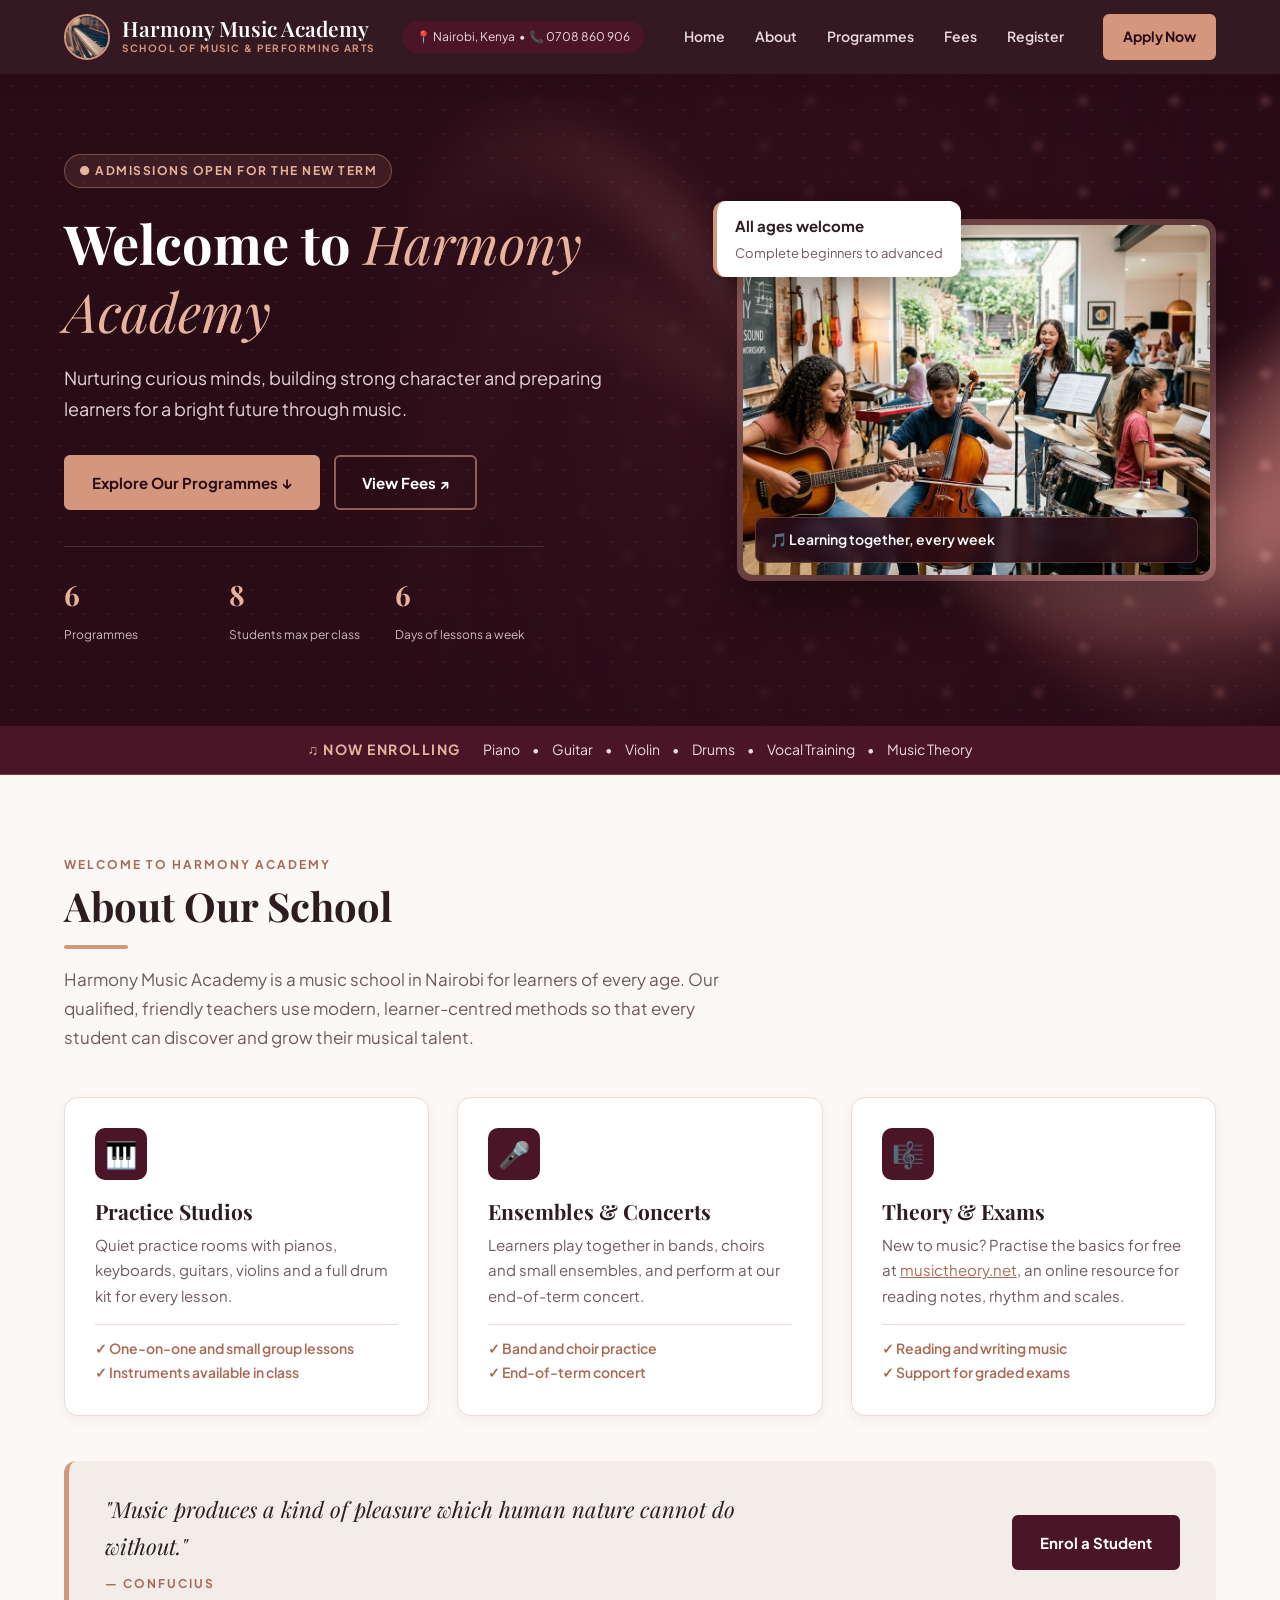
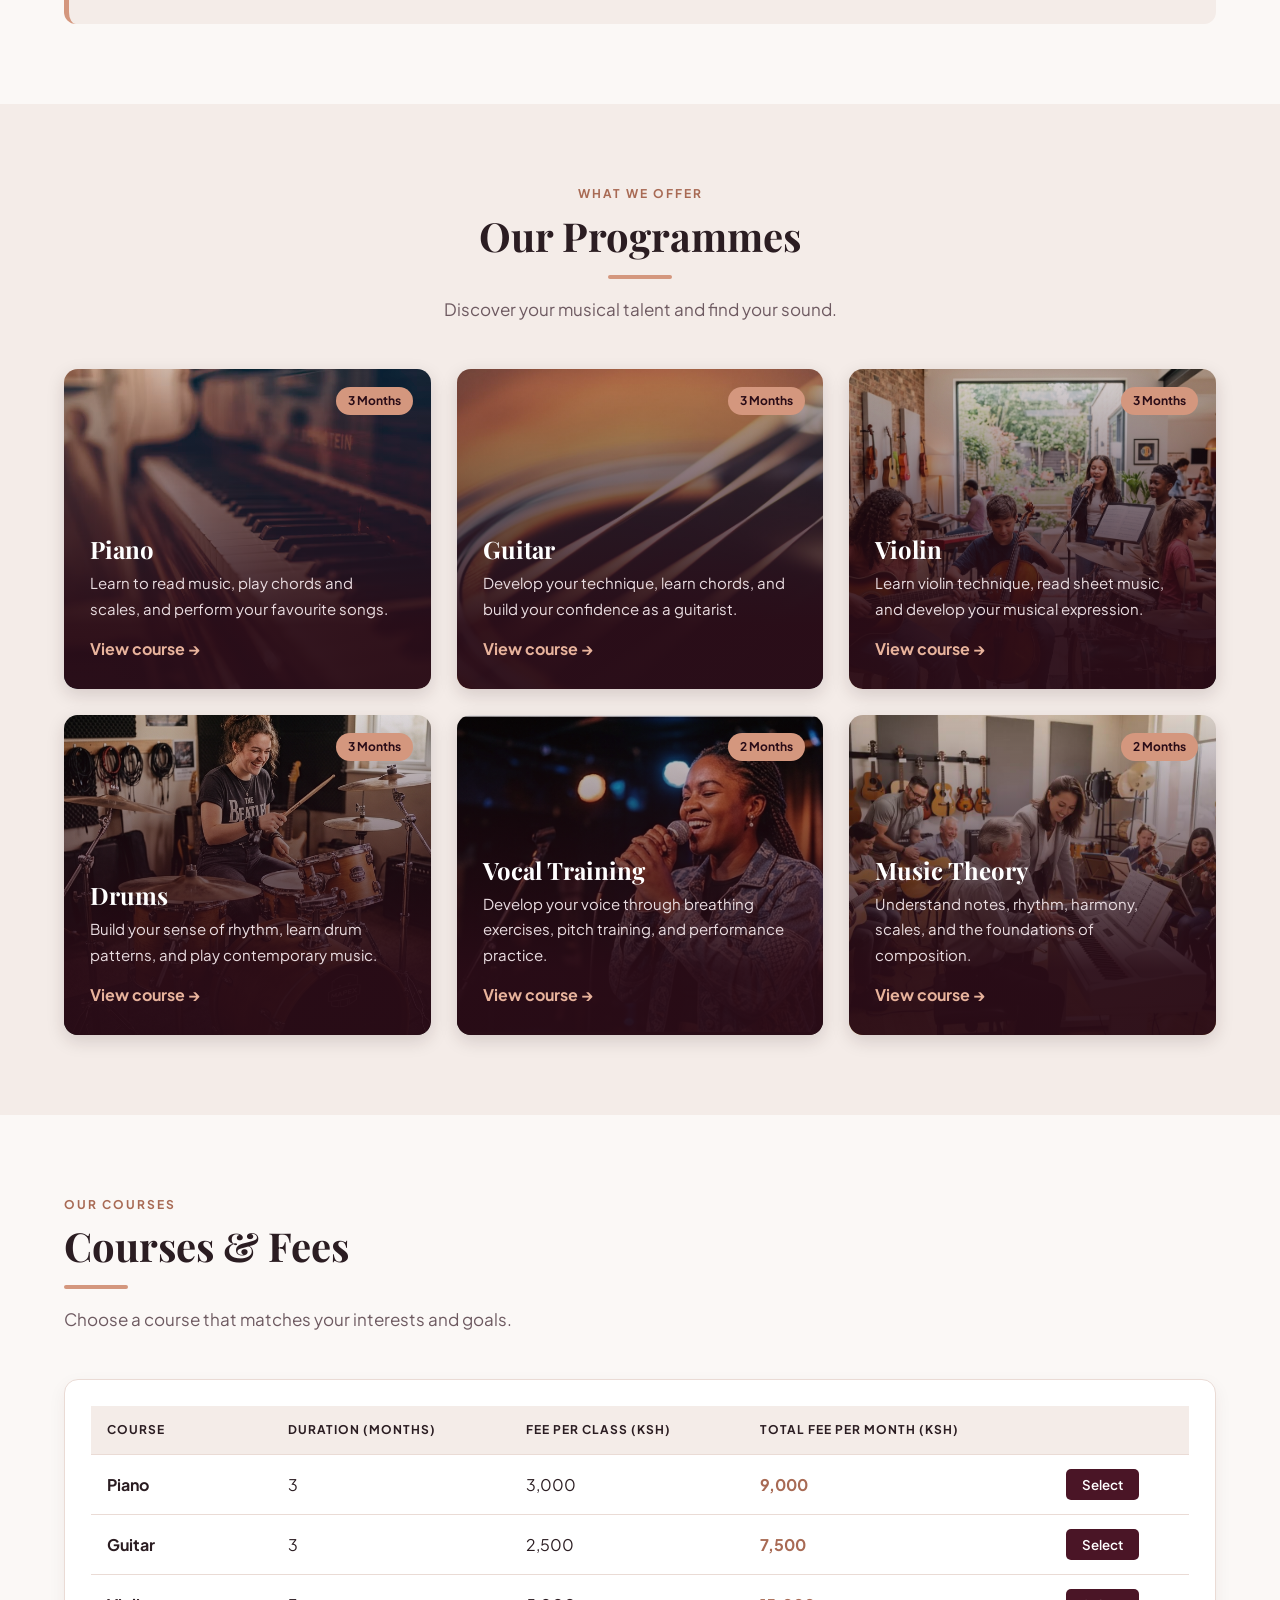
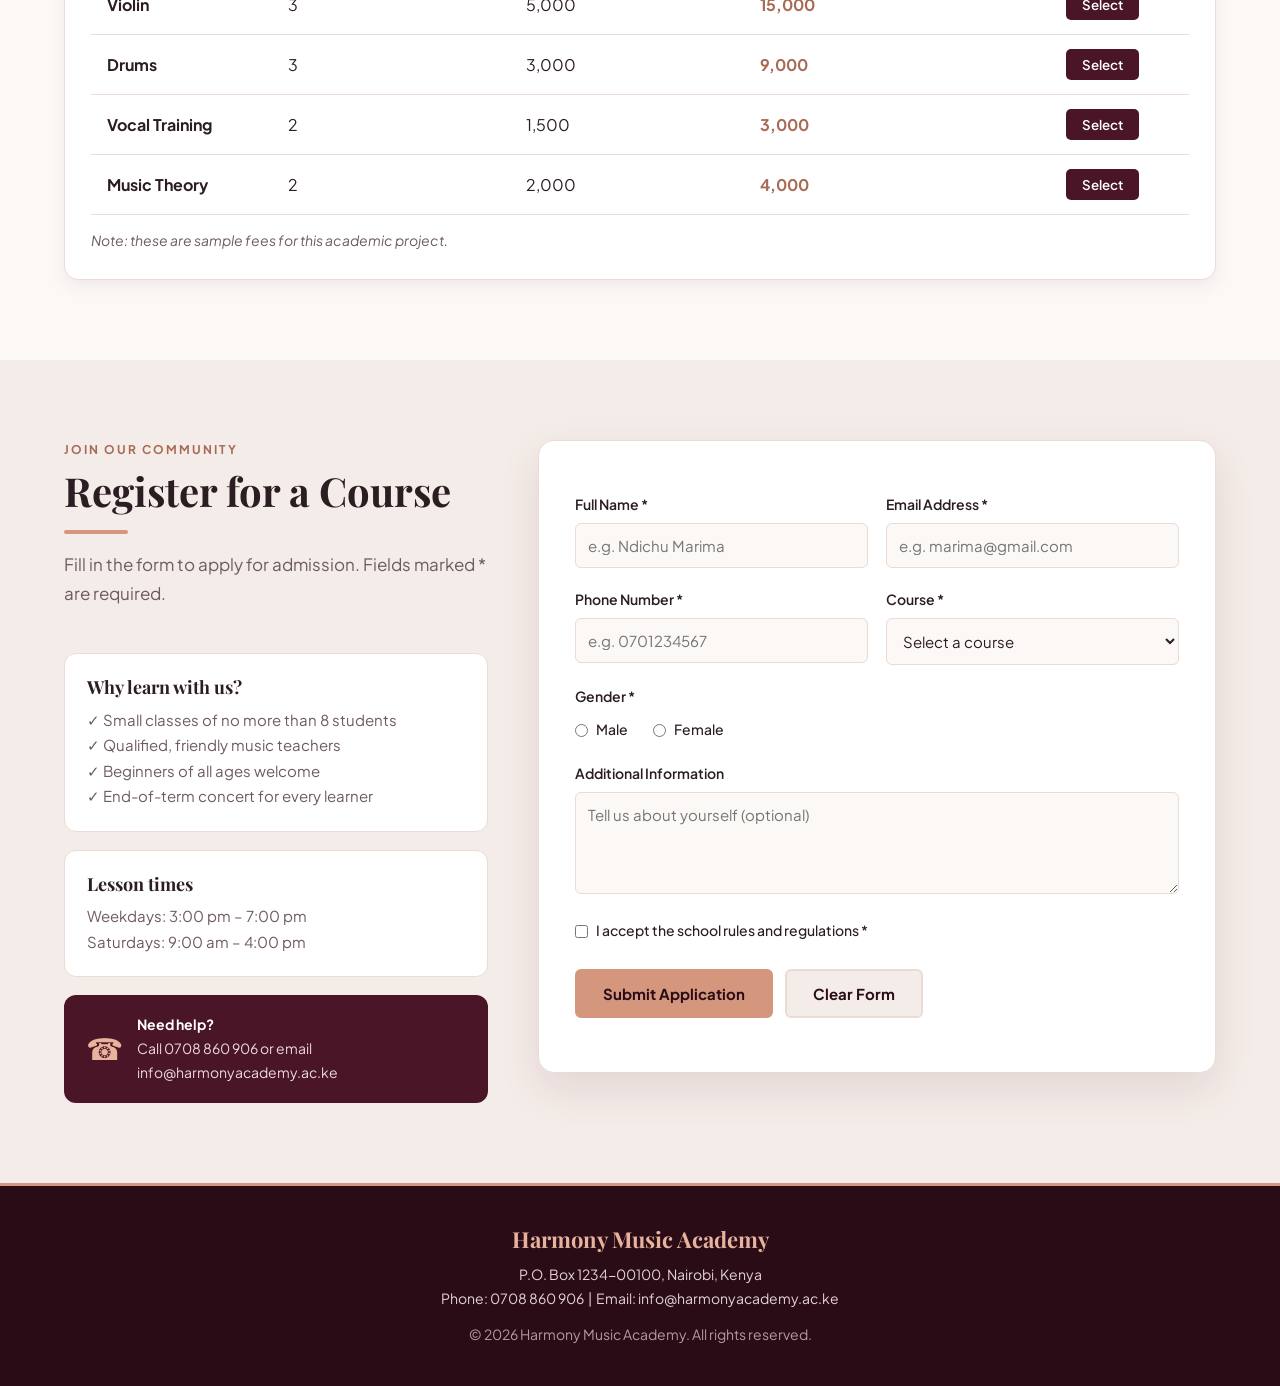
<file: index.html>
<!DOCTYPE html>
<html lang="en">
<head>
    <meta charset="UTF-8">
    <meta name="viewport" content="width=device-width, initial-scale=1.0">
    <title>Harmony Music Academy</title>
    <link rel="preconnect" href="https://fonts.googleapis.com">
    <link rel="preconnect" href="https://fonts.gstatic.com" crossorigin>
    <link href="https://fonts.googleapis.com/css2?family=Playfair+Display:ital,wght@0,500;0,600;0,700;1,400&family=Plus+Jakarta+Sans:wght@400;500;600;700&display=swap" rel="stylesheet">
    <link rel="stylesheet" href="style.css">
</head>
<body>

    <!-- ========== 1. HEADER AND NAVIGATION ========== -->
    <header>
        <div class="header-inner">
            <a href="#home" class="logo">
                <img src="images/Piano.png" alt="Harmony Music Academy logo">
                <div>
                    <span class="logo-name">Harmony Music Academy</span>
                    <span class="logo-tag">School of Music &amp; Performing Arts</span>
                </div>
            </a>

            <div class="contact-pill">📍 Nairobi, Kenya &nbsp;•&nbsp; 📞 0708 860 906</div>

            <nav>
                <a href="#home">Home</a>
                <a href="#about">About</a>
                <a href="#programmes">Programmes</a>
                <a href="#courses">Fees</a>
                <a href="#register">Register</a>
            </nav>

            <a href="#register" class="btn btn-small">Apply Now</a>
        </div>
    </header>

    <!-- ========== HERO ========== -->
    <section id="home" class="hero">
        <canvas id="hero-canvas"></canvas>
        <div class="hero-dots"></div>

        <div class="hero-inner">
            <!-- Left: text -->
            <div class="hero-text">
                <span class="badge">● Admissions open for the new term</span>
                <h1>Welcome to <em>Harmony Academy</em></h1>
                <p>Nurturing curious minds, building strong character and preparing learners for a bright future through music.</p>

                <div class="hero-buttons">
                    <button onclick="showWelcome()" class="btn">Explore Our Programmes ↓</button>
                    <a href="#courses" class="btn btn-outline">View Fees ↗</a>
                </div>

                <div class="stats">
                    <div><strong>6</strong><span>Programmes</span></div>
                    <div><strong>8</strong><span>Students max per class</span></div>
                    <div><strong>6</strong><span>Days of lessons a week</span></div>
                </div>
            </div>

            <!-- Right: framed photo -->
            <div class="hero-photo">
                <div class="photo-frame">
                    <img src="images/Logo.jpg" alt="Students playing guitar, cello, drums and piano at Harmony Academy">
                    <div class="photo-caption">🎵 Learning together, every week</div>
                </div>
                <div class="floating-badge">
                    <strong>All ages welcome</strong>
                    <span>Complete beginners to advanced</span>
                </div>
            </div>
        </div>
    </section>

    <!-- ========== INFO STRIP ========== -->
    <div class="ticker">
        <span class="ticker-title">♫ Now enrolling</span>
        <span>Piano</span><span>•</span><span>Guitar</span><span>•</span><span>Violin</span><span>•</span>
        <span>Drums</span><span>•</span><span>Vocal Training</span><span>•</span><span>Music Theory</span>
    </div>

    <!-- ========== 2. ABOUT ========== -->
    <section id="about" class="section">
        <div class="section-heading left">
            <span class="small-heading">Welcome to Harmony Academy</span>
            <h2>About Our School</h2>
            <p>Harmony Music Academy is a music school in Nairobi for learners of every age. Our qualified, friendly
               teachers use modern, learner-centred methods so that every student can discover and grow their musical talent.</p>
        </div>

        <div class="pillars">
            <div class="pillar">
                <div class="pillar-icon">🎹</div>
                <h3>Practice Studios</h3>
                <p>Quiet practice rooms with pianos, keyboards, guitars, violins and a full drum kit for every lesson.</p>
                <ul>
                    <li>✓ One-on-one and small group lessons</li>
                    <li>✓ Instruments available in class</li>
                </ul>
            </div>

            <div class="pillar">
                <div class="pillar-icon">🎤</div>
                <h3>Ensembles &amp; Concerts</h3>
                <p>Learners play together in bands, choirs and small ensembles, and perform at our end-of-term concert.</p>
                <ul>
                    <li>✓ Band and choir practice</li>
                    <li>✓ End-of-term concert</li>
                </ul>
            </div>

            <div class="pillar">
                <div class="pillar-icon">🎼</div>
                <h3>Theory &amp; Exams</h3>
                <p>New to music? Practise the basics for free at
                    <a href="https://www.musictheory.net/" target="_blank" rel="noopener">musictheory.net</a>,
                    an online resource for reading notes, rhythm and scales.</p>
                <ul>
                    <li>✓ Reading and writing music</li>
                    <li>✓ Support for graded exams</li>
                </ul>
            </div>
        </div>

        <div class="quote-banner">
            <blockquote>
                "Music produces a kind of pleasure which human nature cannot do without."
                <span>— Confucius</span>
            </blockquote>
            <a href="#register" class="btn btn-dark">Enrol a Student</a>
        </div>
    </section>

    <!-- ========== PROGRAMMES (photo cards) ========== -->
    <section id="programmes" class="section section-tinted">
        <div class="section-heading">
            <span class="small-heading">What We Offer</span>
            <h2>Our Programmes</h2>
            <p>Discover your musical talent and find your sound.</p>
        </div>

        <div class="card-grid">
            <div class="card" style="background-image: url('images/Piano.png');">
                <span class="card-tag">3 Months</span>
                <h3>Piano</h3>
                <p>Learn to read music, play chords and scales, and perform your favourite songs.</p>
                <a href="course.html?course=piano" class="card-link">View course →</a>
            </div>

            <div class="card" style="background-image: url('images/Guitar.jpg');">
                <span class="card-tag">3 Months</span>
                <h3>Guitar</h3>
                <p>Develop your technique, learn chords, and build your confidence as a guitarist.</p>
                <a href="course.html?course=guitar" class="card-link">View course →</a>
            </div>

            <div class="card" style="background-image: url('images/Logo.jpg');">
                <span class="card-tag">3 Months</span>
                <h3>Violin</h3>
                <p>Learn violin technique, read sheet music, and develop your musical expression.</p>
                <a href="course.html?course=violin" class="card-link">View course →</a>
            </div>

            <div class="card" style="background-image: url('images/Drums.png');">
                <span class="card-tag">3 Months</span>
                <h3>Drums</h3>
                <p>Build your sense of rhythm, learn drum patterns, and play contemporary music.</p>
                <a href="course.html?course=drums" class="card-link">View course →</a>
            </div>

            <div class="card" style="background-image: url('images/Singing.png');">
                <span class="card-tag">2 Months</span>
                <h3>Vocal Training</h3>
                <p>Develop your voice through breathing exercises, pitch training, and performance practice.</p>
                <a href="course.html?course=vocal" class="card-link">View course →</a>
            </div>

            <div class="card" style="background-image: url('images/Musictheory.png');">
                <span class="card-tag">2 Months</span>
                <h3>Music Theory</h3>
                <p>Understand notes, rhythm, harmony, scales, and the foundations of composition.</p>
                <a href="course.html?course=theory" class="card-link">View course →</a>
            </div>
        </div>
    </section>

    <!-- ========== COURSES AND FEES TABLE ========== -->
    <section id="courses" class="section">
        <div class="section-heading left">
            <span class="small-heading">Our Courses</span>
            <h2>Courses &amp; Fees</h2>
            <p>Choose a course that matches your interests and goals.</p>
        </div>

        <div class="table-card">
            <table id="feesTable">
                <thead>
                    <tr>
                        <th>Course</th>
                        <th>Duration (Months)</th>
                        <th>Fee per Class (Ksh)</th>
                        <th>Total Fee per Month (Ksh)</th>
                        <th></th>
                    </tr>
                </thead>
                <tbody>
                    <tr>
                        <td>Piano</td>
                        <td>3</td>
                        <td>3,000</td>
                        <td class="total"></td>
                        <td><button class="btn-select" onclick="chooseCourse('Piano')">Select</button></td>
                    </tr>
                    <tr>
                        <td>Guitar</td>
                        <td>3</td>
                        <td>2,500</td>
                        <td class="total"></td>
                        <td><button class="btn-select" onclick="chooseCourse('Guitar')">Select</button></td>
                    </tr>
                    <tr>
                        <td>Violin</td>
                        <td>3</td>
                        <td>5,000</td>
                        <td class="total"></td>
                        <td><button class="btn-select" onclick="chooseCourse('Violin')">Select</button></td>
                    </tr>
                    <tr>
                        <td>Drums</td>
                        <td>3</td>
                        <td>3,000</td>
                        <td class="total"></td>
                        <td><button class="btn-select" onclick="chooseCourse('Drums')">Select</button></td>
                    </tr>
                    <tr>
                        <td>Vocal Training</td>
                        <td>2</td>
                        <td>1,500</td>
                        <td class="total"></td>
                        <td><button class="btn-select" onclick="chooseCourse('Vocal Training')">Select</button></td>
                    </tr>
                    <tr>
                        <td>Music Theory</td>
                        <td>2</td>
                        <td>2,000</td>
                        <td class="total"></td>
                        <td><button class="btn-select" onclick="chooseCourse('Music Theory')">Select</button></td>
                    </tr>
                </tbody>
            </table>
            <p class="note">Note: these are sample fees for this academic project.</p>
        </div>
    </section>

    <!-- ========== 3. REGISTRATION FORM ========== -->
    <section id="register" class="section section-tinted">
        <div class="register-grid">

            <!-- Left: instructions -->
            <div class="register-info">
                <div class="section-heading left">
                    <span class="small-heading">Join Our Community</span>
                    <h2>Register for a Course</h2>
                    <p>Fill in the form to apply for admission. Fields marked * are required.</p>
                </div>

                <div class="info-box">
                    <h3>Why learn with us?</h3>
                    <ul>
                        <li>✓ Small classes of no more than 8 students</li>
                        <li>✓ Qualified, friendly music teachers</li>
                        <li>✓ Beginners of all ages welcome</li>
                        <li>✓ End-of-term concert for every learner</li>
                    </ul>
                </div>

                <div class="info-box">
                    <h3>Lesson times</h3>
                    <p>Weekdays: 3:00 pm – 7:00 pm<br>Saturdays: 9:00 am – 4:00 pm</p>
                </div>

                <div class="help-box">
                    <span>☎</span>
                    <div>
                        <strong>Need help?</strong>
                        <p>Call 0708 860 906 or email info@harmonyacademy.ac.ke</p>
                    </div>
                </div>
            </div>

            <!-- Right: the form -->
            <form id="registrationForm" novalidate>
                <div class="form-row">
                    <div>
                        <label for="fullName">Full Name *</label>
                        <input type="text" id="fullName" name="fullName" placeholder="e.g. Ndichu Marima">
                        <small class="error" id="nameError"></small>
                    </div>
                    <div>
                        <label for="email">Email Address *</label>
                        <input type="email" id="email" name="email" placeholder="e.g. marima@gmail.com">
                        <small class="error" id="emailError"></small>
                    </div>
                </div>

                <div class="form-row">
                    <div>
                        <label for="phone">Phone Number *</label>
                        <input type="tel" id="phone" name="phone" placeholder="e.g. 0701234567">
                        <small class="error" id="phoneError"></small>
                    </div>
                    <div>
                        <label for="course">Course *</label>
                        <select id="course" name="course">
                            <option value="">Select a course</option>
                            <option>Piano</option>
                            <option>Guitar</option>
                            <option>Violin</option>
                            <option>Drums</option>
                            <option>Vocal Training</option>
                            <option>Music Theory</option>
                        </select>
                        <small class="error" id="courseError"></small>
                    </div>
                </div>

                <label>Gender *</label>
                <div class="radio-row">
                    <label><input type="radio" name="gender" value="Male"> Male</label>
                    <label><input type="radio" name="gender" value="Female"> Female</label>
                </div>
                <small class="error" id="genderError"></small>

                <label for="message">Additional Information</label>
                <textarea id="message" name="message" rows="4" placeholder="Tell us about yourself (optional)"></textarea>

                <label class="checkbox"><input type="checkbox" id="terms"> I accept the school rules and regulations *</label>
                <small class="error" id="termsError"></small>

                <div class="form-buttons">
                    <button type="submit" class="btn">Submit Application</button>
                    <button type="reset" class="btn btn-light">Clear Form</button>
                </div>

                <p id="formMessage"></p>
            </form>
        </div>
    </section>

    <!-- ========== FOOTER / CONTACT ========== -->
    <footer id="contact">
        <h3>Harmony Music Academy</h3>
        <p>P.O. Box 1234-00100, Nairobi, Kenya</p>
        <p>Phone: 0708 860 906 &nbsp;|&nbsp; Email: info@harmonyacademy.ac.ke</p>
        <p class="copyright">&copy; <span id="year"></span> Harmony Music Academy. All rights reserved.</p>
    </footer>

    <script src="script.js"></script>
</body>
</html>
</file>
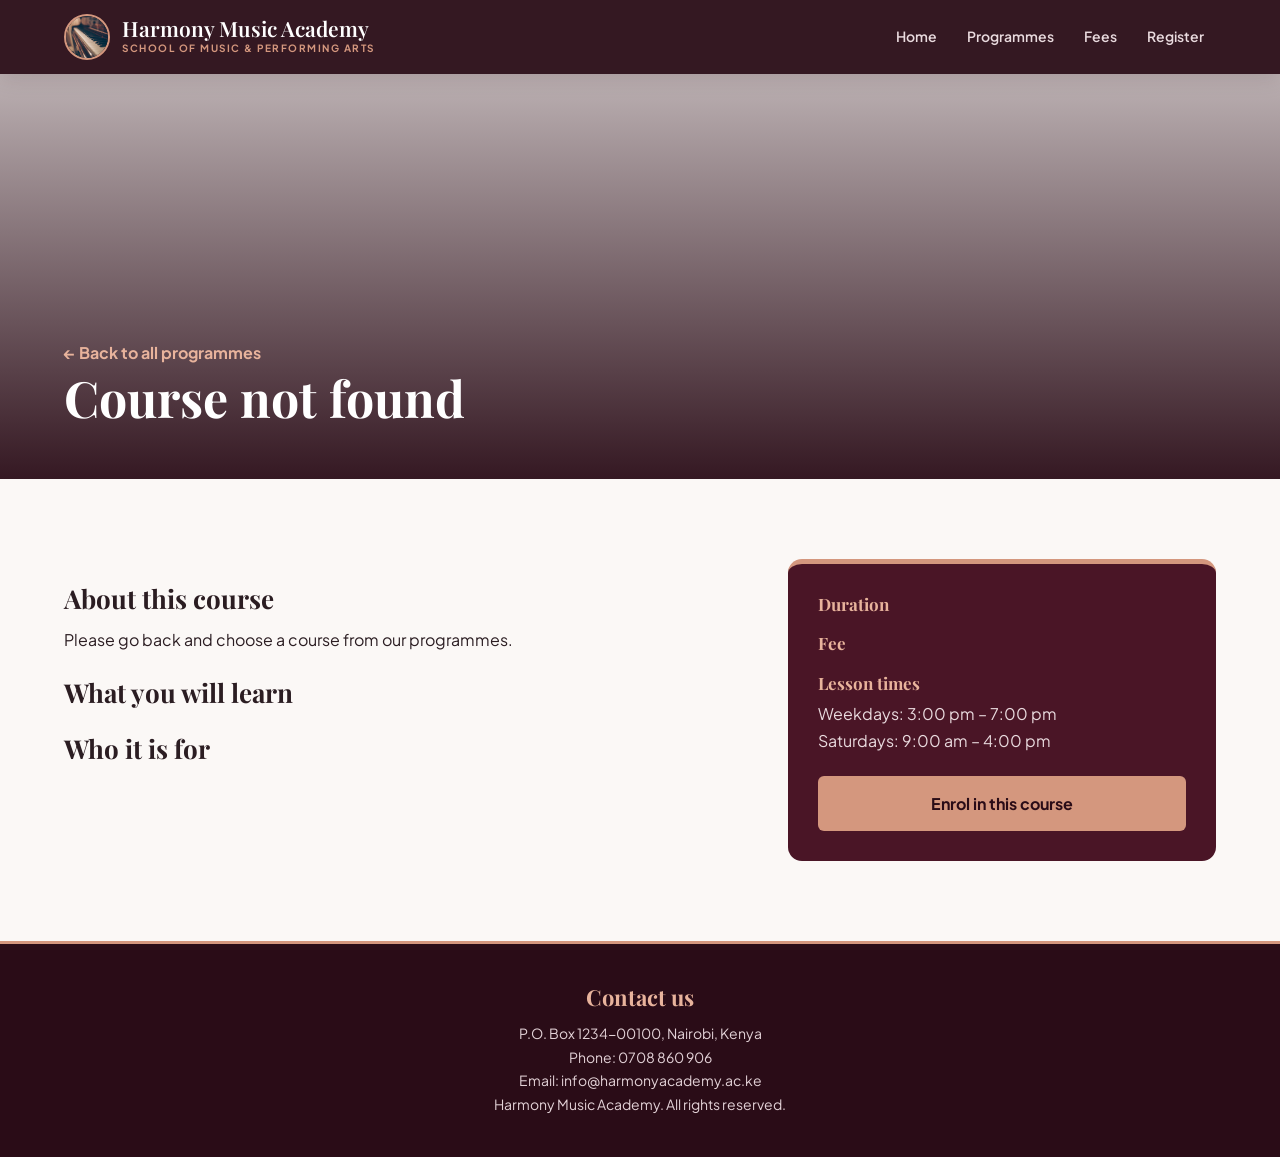
<file: course.html>
<!DOCTYPE html>
<html lang="en">
<head>
    <meta charset="UTF-8">
    <meta name="viewport" content="width=device-width, initial-scale=1.0">
    <title>Course Details | Harmony Music Academy</title>
    <link rel="preconnect" href="https://fonts.googleapis.com">
    <link rel="preconnect" href="https://fonts.gstatic.com" crossorigin>
    <link href="https://fonts.googleapis.com/css2?family=Playfair+Display:ital,wght@0,500;0,600;0,700;1,400&family=Plus+Jakarta+Sans:wght@300;400;500;600;700&display=swap" rel="stylesheet">
    <link rel="stylesheet" href="style.css">
</head>
<body>
    <header>
        <div class="header-inner">
            <a href="index.html#home" class="logo">
                <img src="images/Piano.png" alt="Harmony Music Academy logo">
                <div>
                    <span class="logo-name">Harmony Music Academy</span>
                    <span class="logo-tag">School of Music &amp; Performing Arts</span>
                </div>
            </a>
            <nav>
                <a href="index.html#home">Home</a>
                <a href="index.html#programmes">Programmes</a>
                <a href="index.html#courses">Fees</a>
                <a href="index.html#register">Register</a>
            </nav>
        </div>
    </header>

    <!-- Course banner: photo and title are filled in by course.js -->
    <section class="course-hero" id="courseHero">
        <div>
            <a href="index.html#programmes" class="back-link">← Back to all programmes</a>
            <h1 id="courseTitle">Course</h1>
            <p id="courseTagline"></p>
        </div>
    </section>

    <!-- Course details -->
    <section class="section">
        <div class="course-layout">
            <div>
                <h2>About this course</h2>
                <p id="courseDescription"></p>

                <h2>What you will learn</h2>
                <ul id="courseLearn"></ul>

                <h2>Who it is for</h2>
                <p id="courseWho"></p>
            </div>

            <aside class="info-card">
                <h3>Duration</h3>
                <p id="courseDuration"></p>

                <h3>Fee</h3>
                <p id="courseFee"></p>

                <h3>Lesson times</h3>
                <p>Weekdays: 3:00 pm – 7:00 pm<br>Saturdays: 9:00 am – 4:00 pm</p>

                <a id="enrolButton" href="index.html#register" class="btn-enrol">Enrol in this course</a>
            </aside>
        </div>
    </section>

    <footer id="contact">
        <h3>Contact us</h3>
        <p>P.O. Box 1234-00100, Nairobi, Kenya
            <br>Phone: 0708 860 906<br>Email: info@harmonyacademy.ac.ke
            <br>Harmony Music Academy. All rights reserved.</p>
    </footer>

    <script src="course.js"></script>
</body>
</html>
</file>
<file: style.css>
/* ========== 4. CSS STYLING ========== */

/* Colour scheme: change a colour here and it changes everywhere */
:root {
    --dark: #2a0c17;          /* deepest wine: hero, footer */
    --main: #4a1526;          /* wine: header, buttons */
    --main-light: #632036;
    --accent: #d4977e;        /* rose gold */
    --accent-light: #e8b39c;
    --accent-dark: #a86a54;
    --cream: #fbf8f6;         /* page background */
    --cream-dark: #f4ece8;    /* tinted sections */
    --white: #ffffff;
    --text: #2b1d22;
    --muted: #6e5a61;
    --border: #eadbd5;
}

/* ---------- General ---------- */
* {
    box-sizing: border-box;
    margin: 0;
    padding: 0;
}

html {
    scroll-behavior: smooth;
}

body {
    font-family: "Plus Jakarta Sans", Arial, sans-serif;
    font-size: 16px;
    line-height: 1.7;
    background-color: var(--cream);
    color: var(--text);
}

h1, h2, h3 {
    font-family: "Playfair Display", Georgia, serif;
    line-height: 1.25;
}

a {
    color: var(--accent-dark);
}

/* ---------- Buttons ---------- */
.btn {
    display: inline-block;
    background-color: var(--accent);
    color: var(--dark);
    border: 2px solid var(--accent);
    padding: 13px 26px;
    border-radius: 6px;
    font-family: inherit;
    font-size: 15px;
    font-weight: 700;
    text-decoration: none;
    cursor: pointer;
    transition: background-color 0.3s, transform 0.3s, box-shadow 0.3s;
}

.btn:hover {
    background-color: var(--accent-light);
    transform: translateY(-2px);
    box-shadow: 0 8px 20px rgba(212, 151, 126, 0.35);
}

.btn-outline {
    background-color: transparent;
    color: white;
    border-color: rgba(212, 151, 126, 0.6);
}

.btn-outline:hover {
    background-color: rgba(255, 255, 255, 0.08);
}

.btn-dark {
    background-color: var(--main);
    border-color: var(--main);
    color: white;
}

.btn-dark:hover {
    background-color: var(--main-light);
}

.btn-light {
    background-color: var(--cream-dark);
    border-color: var(--border);
}

.btn-small {
    padding: 9px 18px;
    font-size: 14px;
}

/* ---------- 1. Header and navigation ---------- */
header {
    position: sticky;
    top: 0;
    z-index: 50;
    background-color: rgba(42, 12, 23, 0.95);
    backdrop-filter: blur(10px);
    box-shadow: 0 4px 20px rgba(42, 12, 23, 0.15);
}

.header-inner {
    max-width: 1200px;
    margin: 0 auto;
    padding: 14px 24px;
    display: flex;
    align-items: center;
    justify-content: space-between;
    gap: 20px;
    flex-wrap: wrap;
}

.logo {
    display: flex;
    align-items: center;
    gap: 12px;
    text-decoration: none;
}

.logo img {
    width: 46px;
    height: 46px;
    border-radius: 50%;
    object-fit: cover;
    border: 2px solid var(--accent);
}

.logo-name {
    display: block;
    font-family: "Playfair Display", Georgia, serif;
    font-size: 21px;
    font-weight: 600;
    color: white;
    line-height: 1.1;
}

.logo-tag {
    display: block;
    font-size: 10px;
    font-weight: 700;
    letter-spacing: 1.5px;
    text-transform: uppercase;
    color: var(--accent);
}

.contact-pill {
    background-color: var(--main);
    color: #e9dade;
    font-size: 12px;
    padding: 6px 14px;
    border-radius: 20px;
}

nav {
    display: flex;
    gap: 6px;
    flex-wrap: wrap;
}

nav a {
    color: #e9dade;
    text-decoration: none;
    font-size: 14px;
    font-weight: 600;
    padding: 6px 12px;
    border-radius: 5px;
    transition: background-color 0.3s, color 0.3s;
}

/* Hover effect on navigation links */
nav a:hover {
    background-color: var(--accent);
    color: var(--dark);
}

/* ---------- Hero ---------- */
.hero {
    position: relative;
    overflow: hidden;
    background-color: var(--dark);
    color: white;
}

#hero-canvas {
    position: absolute;
    inset: 0;
    width: 100%;
    height: 100%;
    opacity: 0.6;
    pointer-events: none;
}

/* Fade from solid on the left to the waves on the right */
.hero::before {
    content: "";
    position: absolute;
    inset: 0;
    background: linear-gradient(to right, var(--dark) 30%, rgba(42, 12, 23, 0.7) 60%, transparent);
    z-index: 1;
}

/* Faint dot pattern */
.hero-dots {
    position: absolute;
    inset: 0;
    background-image: radial-gradient(rgba(232, 179, 156, 0.6) 0.8px, transparent 0.8px);
    background-size: 24px 24px;
    opacity: 0.15;
    z-index: 1;
}

.hero-inner {
    position: relative;
    z-index: 2;
    max-width: 1200px;
    margin: 0 auto;
    padding: 80px 24px;
    display: grid;
    grid-template-columns: 1.3fr 1fr;
    gap: 50px;
    align-items: center;
}

.badge {
    display: inline-block;
    font-size: 12px;
    font-weight: 700;
    letter-spacing: 1.5px;
    text-transform: uppercase;
    color: var(--accent-light);
    background-color: rgba(212, 151, 126, 0.12);
    border: 1px solid rgba(212, 151, 126, 0.4);
    padding: 6px 14px;
    border-radius: 20px;
    margin-bottom: 22px;
}

.hero h1 {
    font-size: clamp(34px, 4.5vw, 54px);
    margin-bottom: 18px;
}

.hero h1 em {
    font-weight: 400;
    color: var(--accent-light);
}

.hero-text > p {
    color: #e3d2d7;
    font-size: 18px;
    max-width: 540px;
    margin-bottom: 30px;
}

.hero-buttons {
    display: flex;
    gap: 14px;
    flex-wrap: wrap;
}

.stats {
    display: grid;
    grid-template-columns: repeat(3, 1fr);
    gap: 16px;
    max-width: 480px;
    margin-top: 36px;
    padding-top: 24px;
    border-top: 1px solid rgba(255, 255, 255, 0.15);
}

.stats strong {
    display: block;
    font-family: "Playfair Display", Georgia, serif;
    font-size: 28px;
    color: var(--accent-light);
}

.stats span {
    font-size: 12px;
    color: #cdb8be;
}

.hero-photo {
    position: relative;
}

.photo-frame {
    position: relative;
    padding: 6px;
    border-radius: 14px;
    background: linear-gradient(135deg, rgba(212, 151, 126, 0.5), rgba(255, 255, 255, 0.1));
    box-shadow: 0 25px 50px rgba(0, 0, 0, 0.4);
}

.photo-frame img {
    display: block;
    width: 100%;
    aspect-ratio: 4 / 3;
    object-fit: cover;
    border-radius: 10px;
    transition: transform 0.6s;
}

.photo-frame:hover img {
    transform: scale(1.03);
}

.photo-caption {
    position: absolute;
    left: 18px;
    right: 18px;
    bottom: 18px;
    background-color: rgba(42, 12, 23, 0.85);
    backdrop-filter: blur(6px);
    border: 1px solid rgba(212, 151, 126, 0.3);
    border-radius: 8px;
    padding: 10px 14px;
    font-size: 14px;
    font-weight: 600;
}

.floating-badge {
    position: absolute;
    top: -18px;
    left: -24px;
    background-color: white;
    color: var(--text);
    padding: 12px 18px;
    border-radius: 12px;
    box-shadow: 0 12px 30px rgba(0, 0, 0, 0.25);
    border-left: 4px solid var(--accent);
}

.floating-badge strong {
    display: block;
    font-size: 15px;
}

.floating-badge span {
    font-size: 13px;
    color: var(--muted);
}

/* ---------- Info strip ---------- */
.ticker {
    background-color: var(--main);
    color: #e9dade;
    font-size: 14px;
    padding: 12px 24px;
    display: flex;
    flex-wrap: wrap;
    justify-content: center;
    gap: 12px;
    border-bottom: 1px solid rgba(212, 151, 126, 0.3);
}

.ticker-title {
    color: var(--accent-light);
    font-weight: 700;
    letter-spacing: 1.5px;
    text-transform: uppercase;
    margin-right: 10px;
}

/* ---------- 2. Content sections ---------- */
.section {
    max-width: 1200px;
    margin: 0 auto;
    padding: 80px 24px;
    scroll-margin-top: 80px;
}

/* A tinted section stretches the colour full width */
.section-tinted {
    max-width: none;
    background-color: var(--cream-dark);
    padding-left: max(24px, calc((100% - 1152px) / 2));
    padding-right: max(24px, calc((100% - 1152px) / 2));
}

.section-heading {
    text-align: center;
    max-width: 680px;
    margin: 0 auto 45px;
}

.section-heading.left {
    text-align: left;
    margin-left: 0;
}

.small-heading {
    display: block;
    font-size: 12px;
    font-weight: 700;
    letter-spacing: 2px;
    text-transform: uppercase;
    color: var(--accent-dark);
    margin-bottom: 6px;
}

.section-heading h2 {
    font-size: clamp(30px, 3.5vw, 40px);
    color: var(--text);
}

/* Short rose-gold line under each heading */
.section-heading h2::after {
    content: "";
    display: block;
    width: 64px;
    height: 4px;
    border-radius: 2px;
    background-color: var(--accent);
    margin: 14px auto 16px;
}

.section-heading.left h2::after {
    margin-left: 0;
}

.section-heading p {
    color: var(--muted);
    font-size: 17px;
}

/* ---------- About: three pillar cards ---------- */
.pillars {
    display: grid;
    grid-template-columns: repeat(3, 1fr);
    gap: 28px;
}

.pillar {
    background-color: var(--white);
    border: 1px solid var(--border);
    border-radius: 14px;
    padding: 30px;
    box-shadow: 0 4px 14px rgba(74, 21, 38, 0.05);
    transition: border-color 0.3s, transform 0.3s, box-shadow 0.3s;
}

.pillar:hover {
    border-color: var(--accent);
    transform: translateY(-6px);
    box-shadow: 0 16px 32px rgba(74, 21, 38, 0.12);
}

.pillar-icon {
    width: 52px;
    height: 52px;
    border-radius: 10px;
    background-color: var(--main);
    display: flex;
    align-items: center;
    justify-content: center;
    font-size: 26px;
    margin-bottom: 18px;
}

.pillar h3 {
    font-size: 21px;
    margin-bottom: 8px;
}

.pillar p {
    color: var(--muted);
    font-size: 15px;
    margin-bottom: 16px;
}

.pillar ul {
    list-style: none;
    border-top: 1px solid var(--border);
    padding-top: 12px;
    font-size: 14px;
    font-weight: 600;
    color: var(--accent-dark);
}

.quote-banner {
    margin-top: 45px;
    background-color: var(--cream-dark);
    border-left: 5px solid var(--accent);
    border-radius: 12px;
    padding: 30px 36px;
    display: flex;
    align-items: center;
    justify-content: space-between;
    gap: 24px;
    flex-wrap: wrap;
}

.quote-banner blockquote {
    font-family: "Playfair Display", Georgia, serif;
    font-style: italic;
    font-size: 22px;
    max-width: 700px;
}

.quote-banner blockquote span {
    display: block;
    font-family: "Plus Jakarta Sans", Arial, sans-serif;
    font-style: normal;
    font-size: 12px;
    font-weight: 700;
    letter-spacing: 2px;
    text-transform: uppercase;
    color: var(--accent-dark);
    margin-top: 8px;
}

/* ---------- Programme photo cards ---------- */
.card-grid {
    display: grid;
    grid-template-columns: repeat(3, 1fr);
    gap: 26px;
}

.card {
    position: relative;
    overflow: hidden;
    min-height: 320px;
    padding: 26px;
    border-radius: 14px;
    background-size: cover;
    background-position: center;
    color: white;
    display: flex;
    flex-direction: column;
    justify-content: flex-end;
    box-shadow: 0 6px 18px rgba(42, 12, 23, 0.15);
    transition: transform 0.35s, box-shadow 0.35s;
}

/* Dark fade over the photo so the text is readable */
.card::before {
    content: "";
    position: absolute;
    inset: 0;
    background: linear-gradient(to top, rgba(42, 12, 23, 0.95) 20%, rgba(42, 12, 23, 0.15));
}

/* Keep the text above the dark fade */
.card > * {
    position: relative;
    z-index: 1;
}

.card:hover {
    transform: translateY(-8px);
    box-shadow: 0 20px 40px rgba(42, 12, 23, 0.3);
}

.card-tag {
    position: absolute;
    top: 18px;
    right: 18px;
    background-color: var(--accent);
    color: var(--dark);
    font-size: 12px;
    font-weight: 700;
    padding: 4px 12px;
    border-radius: 20px;
}

.card h3 {
    font-size: 24px;
    margin-bottom: 6px;
}

.card p {
    color: #eadde1;
    font-size: 15px;
    margin-bottom: 14px;
}

.card .card-link {
    color: var(--accent-light);
    font-weight: 700;
    text-decoration: none;
}

.card .card-link:hover {
    text-decoration: underline;
}

/* ---------- Table ---------- */
.table-card {
    background-color: var(--white);
    border: 1px solid var(--border);
    border-radius: 14px;
    padding: 26px;
    box-shadow: 0 6px 18px rgba(74, 21, 38, 0.06);
    overflow-x: auto;
}

table {
    width: 100%;
    border-collapse: collapse;
}

th, td {
    padding: 14px 16px;
    text-align: left;
    border-bottom: 1px solid var(--border);
}

th {
    background-color: var(--cream-dark);
    font-size: 12px;
    letter-spacing: 1px;
    text-transform: uppercase;
}

td:first-child {
    font-weight: 700;
}

.total {
    font-weight: 700;
    color: var(--accent-dark);
}

tbody tr {
    transition: background-color 0.3s;
}

tbody tr:hover {
    background-color: #fbf1ec;
}

.btn-select {
    background-color: var(--main);
    color: white;
    border: none;
    padding: 7px 16px;
    border-radius: 5px;
    font-family: inherit;
    font-weight: 600;
    cursor: pointer;
    transition: background-color 0.3s;
}

.btn-select:hover {
    background-color: var(--accent);
    color: var(--dark);
}

.note {
    color: var(--muted);
    font-size: 14px;
    font-style: italic;
    margin-top: 14px;
}

/* ---------- 3. Registration form ---------- */
.register-grid {
    display: grid;
    grid-template-columns: 1fr 1.6fr;
    gap: 50px;
    align-items: start;
}

.info-box {
    background-color: var(--white);
    border: 1px solid var(--border);
    border-radius: 12px;
    padding: 22px;
    margin-bottom: 18px;
}

.info-box h3 {
    font-size: 18px;
    margin-bottom: 8px;
}

.info-box ul {
    list-style: none;
    color: var(--muted);
    font-size: 15px;
}

.info-box p {
    color: var(--muted);
    font-size: 15px;
}

.help-box {
    display: flex;
    gap: 14px;
    align-items: center;
    background-color: var(--main);
    color: #e9dade;
    border-radius: 12px;
    padding: 18px 22px;
    font-size: 14px;
}

.help-box > span {
    font-size: 30px;
    color: var(--accent-light);
}

.help-box strong {
    color: white;
}

form {
    background-color: var(--white);
    border: 1px solid var(--border);
    border-radius: 16px;
    padding: 36px;
    box-shadow: 0 16px 40px rgba(74, 21, 38, 0.1);
}

.form-row {
    display: grid;
    grid-template-columns: 1fr 1fr;
    gap: 18px;
}

form label {
    display: block;
    font-weight: 600;
    font-size: 14px;
    margin: 16px 0 6px;
}

input[type="text"],
input[type="email"],
input[type="tel"],
select,
textarea {
    width: 100%;
    padding: 12px;
    font-family: inherit;
    font-size: 15px;
    color: var(--text);
    background-color: var(--cream);
    border: 1px solid var(--border);
    border-radius: 6px;
}

input:focus,
select:focus,
textarea:focus {
    outline: none;
    border-color: var(--accent);
    box-shadow: 0 0 0 3px rgba(212, 151, 126, 0.25);
}

.radio-row {
    display: flex;
    gap: 25px;
}

.radio-row label,
form .checkbox {
    font-weight: 500;
    display: flex;
    align-items: center;
    gap: 8px;
    margin: 4px 0;
}

form .checkbox {
    margin-top: 18px;
}

.error {
    display: block;
    color: #c0392b;
    font-size: 13px;
    margin-top: 4px;
}

.form-buttons {
    display: flex;
    gap: 12px;
    margin-top: 26px;
    flex-wrap: wrap;
}

#formMessage {
    margin-top: 18px;
    font-weight: 700;
}

/* ---------- Footer ---------- */
footer {
    background-color: var(--dark);
    color: #e3d2d7;
    text-align: center;
    padding: 40px 24px;
    border-top: 3px solid var(--accent);
    font-size: 14px;
}

footer h3 {
    color: var(--accent-light);
    font-size: 22px;
    margin-bottom: 10px;
}

.copyright {
    margin-top: 12px;
    color: #b39aa2;
}

/* ---------- Fade-in on scroll ---------- */
.fade-in {
    opacity: 0;
    transform: translateY(40px);
    transition: opacity 0.8s ease, transform 0.8s ease;
}

.fade-in.visible {
    opacity: 1;
    transform: translateY(0);
}

/* ---------- Course details page (course.html) ---------- */
.course-hero {
    min-height: 45vh;
    background-size: cover;
    background-position: center;
    position: relative;
    display: flex;
    align-items: flex-end;
    padding: 50px max(24px, calc((100% - 1152px) / 2));
    color: white;
}

.course-hero::before {
    content: "";
    position: absolute;
    inset: 0;
    background: linear-gradient(to top, rgba(42, 12, 23, 0.95), rgba(42, 12, 23, 0.3));
}

.course-hero > * {
    position: relative;
    z-index: 1;
}

.course-hero h1 {
    font-size: clamp(34px, 4.5vw, 50px);
}

.back-link {
    color: var(--accent-light);
    text-decoration: none;
    font-weight: 700;
}

.course-layout {
    display: grid;
    grid-template-columns: 1.6fr 1fr;
    gap: 40px;
    align-items: start;
}

.course-layout h2 {
    font-size: 26px;
    margin: 24px 0 10px;
}

.course-layout ul {
    padding-left: 20px;
}

.course-layout li {
    margin-bottom: 6px;
}

.info-card {
    background-color: var(--main);
    color: #e9dade;
    border-top: 5px solid var(--accent);
    border-radius: 14px;
    padding: 30px;
}

.info-card h3 {
    color: var(--accent-light);
    font-size: 17px;
    margin: 18px 0 6px;
}

.info-card h3:first-child {
    margin-top: 0;
}

.info-card .btn-enrol {
    display: block;
    text-align: center;
    background-color: var(--accent);
    color: var(--dark);
    padding: 14px;
    border-radius: 6px;
    font-weight: 700;
    text-decoration: none;
    margin-top: 22px;
    transition: background-color 0.3s, transform 0.3s;
}

.info-card .btn-enrol:hover {
    background-color: var(--accent-light);
    transform: translateY(-2px);
}

/* ---------- Layout for smaller screens ---------- */
@media (max-width: 1000px) {
    .contact-pill {
        display: none;
    }

    .hero-inner,
    .register-grid,
    .course-layout {
        grid-template-columns: 1fr;
    }

    .floating-badge {
        left: 10px;
    }

    .pillars,
    .card-grid {
        grid-template-columns: repeat(2, 1fr);
    }
}

@media (max-width: 700px) {
    .header-inner {
        justify-content: center;
    }

    .btn-small {
        display: none;
    }

    .hero-inner {
        padding: 50px 16px;
    }

    .section {
        padding: 55px 16px;
    }

    .pillars,
    .card-grid,
    .form-row,
    .stats {
        grid-template-columns: 1fr;
    }

    .stats {
        gap: 8px;
    }

    form {
        padding: 22px;
    }

    .quote-banner blockquote {
        font-size: 19px;
    }
}
</file>
